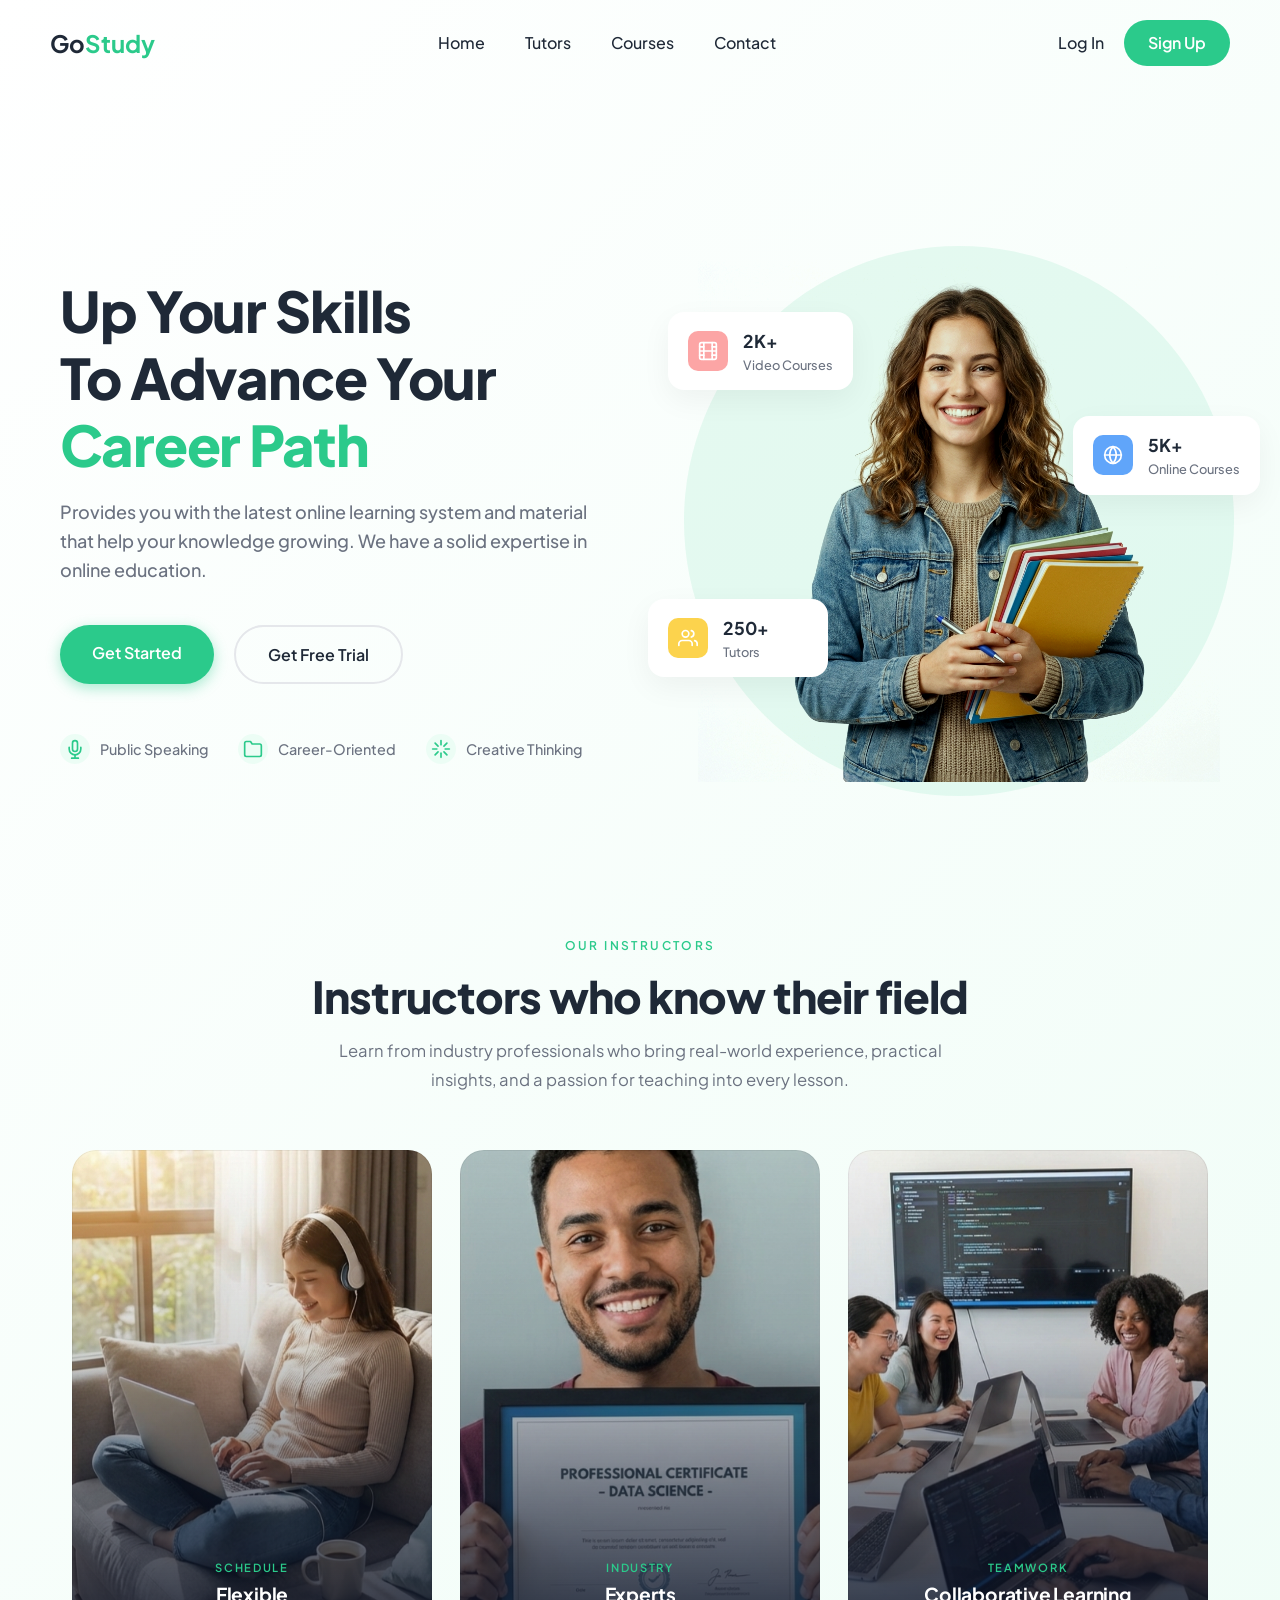
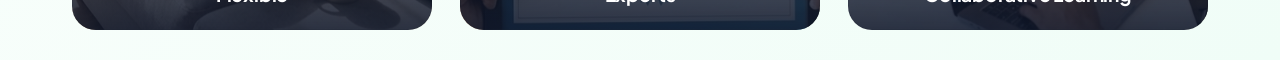
<file: index.html>
<!DOCTYPE html>
<html lang="en">

<head>
    <meta charset="UTF-8">
    <meta name="viewport" content="width=device-width, initial-scale=1.0">
    <title>GoStudy</title>
    <link rel="stylesheet" href="style.css">
    <link rel="preconnect" href="https://fonts.googleapis.com">
    <link rel="preconnect" href="https://fonts.gstatic.com" crossorigin>
    <link href="https://fonts.googleapis.com/css2?family=Plus+Jakarta+Sans:wght@400;500;600;700;800&display=swap"
        rel="stylesheet">
</head>

<body>

    <nav class="navbar">
        <div class="logo">Go<span class="accent">Study</span></div>
        <ul class="nav-links">
            <li><a href="#">Home</a></li>
            <li><a href="#tutors">Tutors</a></li>
            <li><a href="#">Courses</a></li>
            <li><a href="#">Contact</a></li>
        </ul>
        <div class="nav-auth">
            <a href="#" class="login">Log In</a>
            <a href="#" class="signup">Sign Up</a>
        </div>
    </nav>

    <header class="hero-section">
        <div class="container">
            <div class="hero-content">
                <h1 class="hero-headline">
                    Up Your Skills <br>
                    To Advance Your <br>
                    <span class="highlight">Career Path</span>
                </h1>
                <p class="hero-subtext">
                    Provides you with the latest online learning system and material that help your knowledge growing.
                    We have a solid expertise in online education.
                </p>
                <div class="cta-group">
                    <a href="#" class="btn btn-primary">Get Started</a>
                    <a href="#" class="btn btn-secondary">Get Free Trial</a>
                </div>
                <ul class="feature-list">
                    <li>
                        <span class="icon-box">
                            <svg width="20" height="20" viewBox="0 0 24 24" fill="none" stroke="currentColor"
                                stroke-width="2" stroke-linecap="round" stroke-linejoin="round">
                                <path d="M12 2a3 3 0 0 1 3 3v7a3 3 0 0 1-6 0V5a3 3 0 0 1 3-3z"></path>
                                <path d="M19 10v2a7 7 0 0 1-14 0v-2"></path>
                                <line x1="12" y1="19" x2="12" y2="23"></line>
                                <line x1="8" y1="23" x2="16" y2="23"></line>
                            </svg>
                        </span>
                        Public Speaking
                    </li>
                    <li>
                        <span class="icon-box">
                            <svg width="20" height="20" viewBox="0 0 24 24" fill="none" stroke="currentColor"
                                stroke-width="2" stroke-linecap="round" stroke-linejoin="round">
                                <path d="M22 19a2 2 0 0 1-2 2H4a2 2 0 0 1-2-2V5a2 2 0 0 1 2-2h5l2 3h9a2 2 0 0 1 2 2z">
                                </path>
                            </svg>
                        </span>
                        Career-Oriented
                    </li>
                    <li>
                        <span class="icon-box">
                            <svg width="20" height="20" viewBox="0 0 24 24" fill="none" stroke="currentColor"
                                stroke-width="2" stroke-linecap="round" stroke-linejoin="round">
                                <path d="M2 12h5"></path>
                                <path d="M17 12h5"></path>
                                <path d="M12 2v5"></path>
                                <path d="M12 17v5"></path>
                                <path d="M4.93 4.93l3.54 3.54"></path>
                                <path d="M15.54 15.54l3.54 3.54"></path>
                                <path d="M19.07 4.93l-3.54 3.54"></path>
                                <path d="M8.46 15.54l-3.54 3.54"></path>
                            </svg>
                        </span>
                        Creative Thinking
                    </li>
                </ul>
            </div>

            <div class="hero-visual">
                <div class="circle-bg"></div>
                <img src="student.png" alt="Happy Student" class="student-img">

                <!-- Floating Stats Cards -->
                <div class="stat-card card-1">
                    <div class="stat-icon icon-video">
                        <svg width="20" height="20" viewBox="0 0 24 24" fill="none" stroke="currentColor"
                            stroke-width="2" stroke-linecap="round" stroke-linejoin="round">
                            <rect x="2" y="2" width="20" height="20" rx="2.18" ry="2.18"></rect>
                            <line x1="7" y1="2" x2="7" y2="22"></line>
                            <line x1="17" y1="2" x2="17" y2="22"></line>
                            <line x1="2" y1="12" x2="22" y2="12"></line>
                            <line x1="2" y1="7" x2="7" y2="7"></line>
                            <line x1="2" y1="17" x2="7" y2="17"></line>
                            <line x1="17" y1="17" x2="22" y2="17"></line>
                            <line x1="17" y1="7" x2="22" y2="7"></line>
                        </svg>
                    </div>
                    <div class="stat-info">
                        <strong>2K+</strong>
                        <span>Video Courses</span>
                    </div>
                </div>

                <div class="stat-card card-2">
                    <div class="stat-icon icon-tutor">
                        <svg width="20" height="20" viewBox="0 0 24 24" fill="none" stroke="currentColor"
                            stroke-width="2" stroke-linecap="round" stroke-linejoin="round">
                            <path d="M17 21v-2a4 4 0 0 0-4-4H5a4 4 0 0 0-4 4v2"></path>
                            <circle cx="9" cy="7" r="4"></circle>
                            <path d="M23 21v-2a4 4 0 0 0-3-3.87"></path>
                            <path d="M16 3.13a4 4 0 0 1 0 7.75"></path>
                        </svg>
                    </div>
                    <div class="stat-info">
                        <strong>250+</strong>
                        <span>Tutors</span>
                    </div>
                </div>

                <div class="stat-card card-3">
                    <div class="stat-icon icon-online">
                        <svg width="20" height="20" viewBox="0 0 24 24" fill="none" stroke="currentColor"
                            stroke-width="2" stroke-linecap="round" stroke-linejoin="round">
                            <circle cx="12" cy="12" r="10"></circle>
                            <line x1="2" y1="12" x2="22" y2="12"></line>
                            <path
                                d="M12 2a15.3 15.3 0 0 1 4 10 15.3 15.3 0 0 1-4 10 15.3 15.3 0 0 1-4-10 15.3 15.3 0 0 1 4-10z">
                            </path>
                        </svg>
                    </div>
                    <div class="stat-info">
                        <strong>5K+</strong>
                        <span>Online Courses</span>
                    </div>
                </div>
            </div>
        </div>
    </header>

    <!-- ═══════════════════════════════════════
         INSTRUCTORS / EXPERTS SECTION
    ═══════════════════════════════════════ -->
    <section class="experts" id="tutors">
        <div class="experts__container">

            <header class="experts__header">
                <span class="experts__label">Our Instructors</span>
                <h2 class="experts__title">Instructors who know their field</h2>
                <p class="experts__subtitle">
                    Learn from industry professionals who bring real-world experience,
                    practical insights, and a passion for teaching into every lesson.
                </p>
            </header>

            <div class="experts__grid">

                <!-- Card 1 — Flexible -->
                <article class="expert-card">
                    <figure class="expert-card__media">
                        <img src="Gemini_Generated_Image_jt1ntpjt1ntpjt1n.png" alt="Card1_image" loading="lazy"
                            width="600" height="800">
                    </figure>
                    <div class="expert-card__overlay">
                        <span class="expert-card__tag">Schedule</span>
                        <h3 class="expert-card__name">Flexible</h3>
                    </div>
                </article>

                <!-- Card 2 — Experts -->
                <article class="expert-card">
                    <figure class="expert-card__media">
                        <img src="Gemini_Generated_Image_jt1ntpjt1ntpjt2n.png" alt="Card2_image" loading="lazy"
                            width="600" height="800">
                    </figure>
                    <div class="expert-card__overlay">
                        <span class="expert-card__tag">Industry</span>
                        <h3 class="expert-card__name">Experts</h3>
                    </div>
                </article>

                <!-- Card 3 — Collaborative Learning -->
                <article class="expert-card">
                    <figure class="expert-card__media">
                        <img src="Gemini_Generated_Image_jt1ntpjt1ntpjt4n.png" alt="Card3_image" loading="lazy"
                            width="600" height="800">
                    </figure>
                    <div class="expert-card__overlay">
                        <span class="expert-card__tag">Teamwork</span>
                        <h3 class="expert-card__name">Collaborative Learning</h3>
                    </div>
                </article>
            </div>
        </div>
    </section>
</body>

</html>
</file>
<file: style.css>
/* Global Styles */
:root {
    --primary-color: #2bca8b;
    /* Soft green */
    --primary-dark: #22a06e;
    --accents-color: #2bca8b;
    --text-dark: #1f2937;
    /* Dark navy / near black */
    --text-muted: #6b7280;
    /* Muted gray */
    --bg-light: #f3fcf8;
    /* Very light green gradient basis */
    --white: #ffffff;
    --shadow: 0 10px 30px rgba(0, 0, 0, 0.05);
    /* Soft drop shadow */
}

* {
    margin: 0;
    padding: 0;
    box-sizing: border-box;
}

body {
    font-family: 'Plus Jakarta Sans', sans-serif;
    background: linear-gradient(135deg, #ffffff 0%, #f0fdf7 100%);
    color: var(--text-dark);
    line-height: 1.6;
    overflow-x: hidden;
    font-weight: 500;
    /* Increased base weight */
}

ul {
    list-style: none;
}

a {
    text-decoration: none;
    color: inherit;
}

.container {
    max-width: 1200px;
    margin: 0 auto;
    padding: 0 20px;
}

/* Navbar */
.navbar {
    display: flex;
    justify-content: space-between;
    align-items: center;
    padding: 20px 50px;
    background-color: transparent;
}

.logo {
    font-size: 1.5rem;
    font-weight: 700;
    color: var(--text-dark);
}

.logo .accent {
    color: var(--primary-color);
}

.nav-links {
    display: flex;
    gap: 40px;
}

.nav-links a {
    font-weight: 500;
    color: var(--text-dark);
    transition: color 0.3s;
}

.nav-links a:hover {
    color: var(--primary-color);
}

.nav-auth {
    display: flex;
    align-items: center;
    gap: 20px;
}

.nav-auth .login {
    font-weight: 500;
}

.nav-auth .signup {
    padding: 10px 24px;
    background-color: var(--primary-color);
    color: var(--white);
    border-radius: 50px;
    font-weight: 600;
    transition: background-color 0.3s;
}

.nav-auth .signup:hover {
    background-color: var(--primary-dark);
}

/* Hero Section */
.hero-section {
    padding: 50px 0 0;
    display: flex;
    align-items: center;
    min-height: calc(100vh - 80px);
    /* minus navbar height */
}

.hero-section .container {
    display: flex;
    align-items: center;
    justify-content: space-between;
    width: 100%;
}

/* Left Column */
.hero-content {
    width: 55%;
    padding-right: 50px;
}

.hero-headline {
    font-size: 3.5rem;
    font-weight: 800;
    /* Extra bold */
    line-height: 1.2;
    margin-bottom: 20px;
    color: var(--text-dark);
    letter-spacing: -0.02em;
    /* Tighter tracking for modern look */
}

.hero-headline .highlight {
    color: var(--primary-color);
}

.hero-subtext {
    font-size: 1.125rem;
    color: var(--text-muted);
    margin-bottom: 40px;
    max-width: 90%;
    font-weight: 500;
}

.cta-group {
    display: flex;
    gap: 20px;
    margin-bottom: 50px;
}

.btn {
    display: inline-block;
    padding: 15px 32px;
    border-radius: 50px;
    font-weight: 600;
    font-size: 1rem;
    transition: all 0.3s ease;
}

.btn-primary {
    background-color: var(--primary-color);
    color: var(--white);
    box-shadow: 0 4px 14px rgba(43, 202, 139, 0.4);
}

.btn-primary:hover {
    background-color: var(--primary-dark);
    transform: translateY(-2px);
}

.btn-secondary {
    background-color: transparent;
    border: 2px solid #e5e7eb;
    color: var(--text-dark);
}

.btn-secondary:hover {
    border-color: var(--primary-color);
    color: var(--primary-color);
}

/* Feature List */
.feature-list {
    display: flex;
    gap: 30px;
}

.feature-list li {
    display: flex;
    align-items: center;
    gap: 10px;
    font-weight: 500;
    color: var(--text-muted);
    font-size: 0.9rem;
}

.icon-box {
    display: inline-flex;
    align-items: center;
    justify-content: center;
    color: var(--primary-color);
    padding: 5px;
    background-color: #ecfdf5;
    border-radius: 50%;
}

/* Right Column */
.hero-visual {
    width: 45%;
    position: relative;
    display: flex;
    justify-content: center;
    align-items: center;
    /* Center content */
}

.circle-bg {
    position: absolute;
    top: 50%;
    left: 50%;
    transform: translate(-50%, -50%);
    width: 550px;
    /* Increased from 450px */
    height: 550px;
    /* Increased from 450px */
    background-color: var(--primary-color);
    border-radius: 50%;
    z-index: -1;
    opacity: 0.1;
    /* Lighten the circle so multiply works better */
}

/*
   Since the image has a white background, we use mix-blend-mode: multiply.
   This makes the white become transparent.
   We place the student inside a container or directly on the background.
*/
.student-img {
    max-width: 100%;
    /* Increased from 80% to 100% to fill the visual area */
    height: auto;
    mix-blend-mode: multiply;
    /* Removes white background */
    filter: contrast(1.1);
    /* Enhance contrast after multiply */
    display: block;
}


/* Floating Stats Cards */
.stat-card {
    position: absolute;
    background: var(--white);
    padding: 15px 20px;
    border-radius: 16px;
    box-shadow: var(--shadow);
    display: flex;
    align-items: center;
    gap: 15px;
    min-width: 180px;
    animation: float 6s ease-in-out infinite;
}

.stat-icon {
    width: 40px;
    height: 40px;
    border-radius: 10px;
    display: flex;
    align-items: center;
    justify-content: center;
    color: var(--white);
}

.icon-video {
    background-color: #fca5a5;
}

/* light red */
.icon-tutor {
    background-color: #fcd34d;
}

/* light yellow */
.icon-online {
    background-color: #60a5fa;
}

/* light blue */

.stat-info {
    display: flex;
    flex-direction: column;
}

.stat-info strong {
    font-size: 1.1rem;
    font-weight: 700;
    color: var(--text-dark);
}

.stat-info span {
    font-size: 0.8rem;
    color: var(--text-muted);
}

/* Positioning Cards */
.card-1 {
    top: 10%;
    left: -30px;
    animation-delay: 0s;
}

.card-2 {
    bottom: 20%;
    left: -50px;
    animation-delay: 2s;
}

.card-3 {
    top: 30%;
    right: -40px;
    animation-delay: 4s;
}

@keyframes float {
    0% {
        transform: translateY(0px);
    }

    50% {
        transform: translateY(-10px);
    }

    100% {
        transform: translateY(0px);
    }
}

/* Responsiveness */
@media (max-width: 992px) {
    .navbar {
        padding: 20px;
    }

    .nav-links,
    .nav-auth {
        display: none;
        /* Simplify menu for this demo */
    }

    .hero-section {
        padding-top: 30px;
        text-align: center;
        height: auto;
    }

    .hero-section .container {
        flex-direction: column;
    }

    .hero-content {
        width: 100%;
        padding-right: 0;
        margin-bottom: 60px;
        display: flex;
        flex-direction: column;
        align-items: center;
    }

    .hero-headline {
        font-size: 2.5rem;
    }

    .cta-group {
        justify-content: center;
    }

    .hero-visual {
        width: 100%;
    }

    .circle-bg {
        width: 350px;
        height: 350px;
    }

    .stat-card {
        transform: scale(0.9);
    }
}

@media (max-width: 576px) {
    .hero-headline {
        font-size: 2rem;
    }

    .feature-list {
        flex-direction: column;
        gap: 15px;
        align-items: center;
    }

    .stat-card {
        display: none;
        /* Hide floating cards on very small screens to avoid clutter */
    }

    .circle-bg {
        width: 280px;
        height: 280px;
    }
}


/* ═══════════════════════════════════════════
   INSTRUCTORS / EXPERTS SECTION
═══════════════════════════════════════════ */

/* ---------- Section-scoped tokens ---------- */
.experts {
    --exp-bg: transparent;
    --exp-text: #1f2937;
    --exp-muted: #6b7280;
    --exp-accent: #2bca8b;
    --exp-accent-glow: rgba(43, 202, 139, 0.3);
    --exp-radius: 24px;
    --exp-ease: cubic-bezier(.22, .61, .36, 1);
    --exp-speed: 0.55s;

    background: var(--exp-bg);
    padding-block: 30px;
    color: var(--exp-text);
}

/* ---------- Container ---------- */
.experts__container {
    max-width: 1200px;
    margin-inline: auto;
    padding-inline: clamp(1.25rem, 4vw, 2rem);
    text-align: center;
}

/* ---------- Header Block ---------- */
.experts__header {
    display: flex;
    flex-direction: column;
    align-items: center;
    gap: 1rem;
    margin-bottom: clamp(2.5rem, 5vw, 3.5rem);
}

.experts__label {
    font-size: 0.75rem;
    letter-spacing: 0.2em;
    text-transform: uppercase;
    color: var(--exp-accent);
    font-weight: 600;
}

.experts__title {
    font-size: clamp(1.85rem, 3.5vw, 2.75rem);
    font-weight: 800;
    line-height: 1.15;
    max-width: 22ch;
    letter-spacing: -0.02em;
}

.experts__subtitle {
    font-size: clamp(0.95rem, 1.3vw, 1.125rem);
    color: var(--exp-muted);
    max-width: 52ch;
    line-height: 1.7;
    font-weight: 400;
}

/* ---------- Cards Grid ---------- */
.experts__grid {
    display: grid;
    grid-template-columns: 1fr;
    gap: 1.75rem;
}

@media (min-width: 640px) {
    .experts__grid {
        grid-template-columns: repeat(2, 1fr);
    }
}

@media (min-width: 1024px) {
    .experts__grid {
        grid-template-columns: repeat(3, 1fr);
    }
}

/* ---------- Card Base ---------- */
.expert-card {
    position: relative;
    aspect-ratio: 3 / 4;
    border-radius: var(--exp-radius);
    overflow: hidden;
    isolation: isolate;
    cursor: pointer;

    transform: translateY(0);
    transition:
        transform var(--exp-speed) var(--exp-ease),
        box-shadow var(--exp-speed) var(--exp-ease);
}

/* Glass border (inner) */
.expert-card::after {
    content: "";
    position: absolute;
    inset: 0;
    border-radius: inherit;
    box-shadow: inset 0 0 0 1px rgba(0, 0, 0, 0.06);
    pointer-events: none;
    z-index: 3;
    transition: box-shadow var(--exp-speed) var(--exp-ease);
}

/* ---------- Image Layer ---------- */
.expert-card__media {
    position: absolute;
    inset: 0;
    margin: 0;
    padding: 0;
}

.expert-card__media img {
    width: 100%;
    height: 100%;
    object-fit: cover;
    display: block;

    transform: scale(1);
    transition: transform 0.8s var(--exp-ease);
    will-change: transform;
}

/* ---------- Gradient Overlay (::before) ---------- */
.expert-card::before {
    content: "";
    position: absolute;
    inset: 0;
    z-index: 1;
    background: linear-gradient(to top,
            rgba(15, 23, 42, 0.88) 0%,
            rgba(15, 23, 42, 0.52) 32%,
            rgba(15, 23, 42, 0.15) 60%,
            rgba(15, 23, 42, 0) 100%);
    transition: opacity var(--exp-speed) var(--exp-ease);
}

/* ---------- Text Overlay ---------- */
.expert-card__overlay {
    position: absolute;
    bottom: 1.5rem;
    left: 1.5rem;
    right: 1.5rem;
    z-index: 2;

    display: flex;
    flex-direction: column;
    gap: 0.3rem;

    transform: translateY(0);
    opacity: 1;
    transition:
        transform var(--exp-speed) var(--exp-ease),
        opacity var(--exp-speed) var(--exp-ease);
}

.expert-card__tag {
    font-size: 0.7rem;
    letter-spacing: 0.15em;
    text-transform: uppercase;
    color: var(--exp-accent);
    font-weight: 600;
}

.expert-card__name {
    font-size: clamp(1.15rem, 1.5vw, 1.35rem);
    font-weight: 700;
    line-height: 1.25;
    letter-spacing: -0.01em;
}

/* ---------- Hover Effects ---------- */
.expert-card:hover {
    transform: translateY(-8px);
    box-shadow:
        0 32px 64px rgba(0, 0, 0, 0.18),
        0 0 0 1px rgba(43, 202, 139, 0.15);
}

.expert-card:hover::after {
    box-shadow:
        inset 0 0 0 1.5px rgba(43, 202, 139, 0.45),
        0 0 48px var(--exp-accent-glow);
}

.expert-card:hover::before {
    opacity: 0.92;
}

.expert-card:hover .expert-card__media img {
    transform: scale(1.05);
}

.expert-card:hover .expert-card__overlay {
    transform: translateY(-6px);
}

/* ---------- Focus-visible for keyboard a11y ---------- */
.expert-card:focus-visible {
    outline: 2px solid var(--exp-accent);
    outline-offset: 3px;
}

/* Card overlay text stays white since it's over the dark gradient */
.expert-card__overlay {
    color: #ffffff;
}

/* ---------- Reduced Motion ---------- */
@media (prefers-reduced-motion: reduce) {

    .expert-card,
    .expert-card::after,
    .expert-card::before,
    .expert-card__media img,
    .expert-card__overlay {
        transition-duration: 0.01ms !important;
    }
}

/* ---------- Responsive Typography Adjustments ---------- */
@media (max-width: 640px) {
    .experts__title {
        font-size: clamp(1.6rem, 6vw, 2rem);
    }

    .expert-card__overlay {
        bottom: 1.15rem;
        left: 1.15rem;
    }
}
</file>
